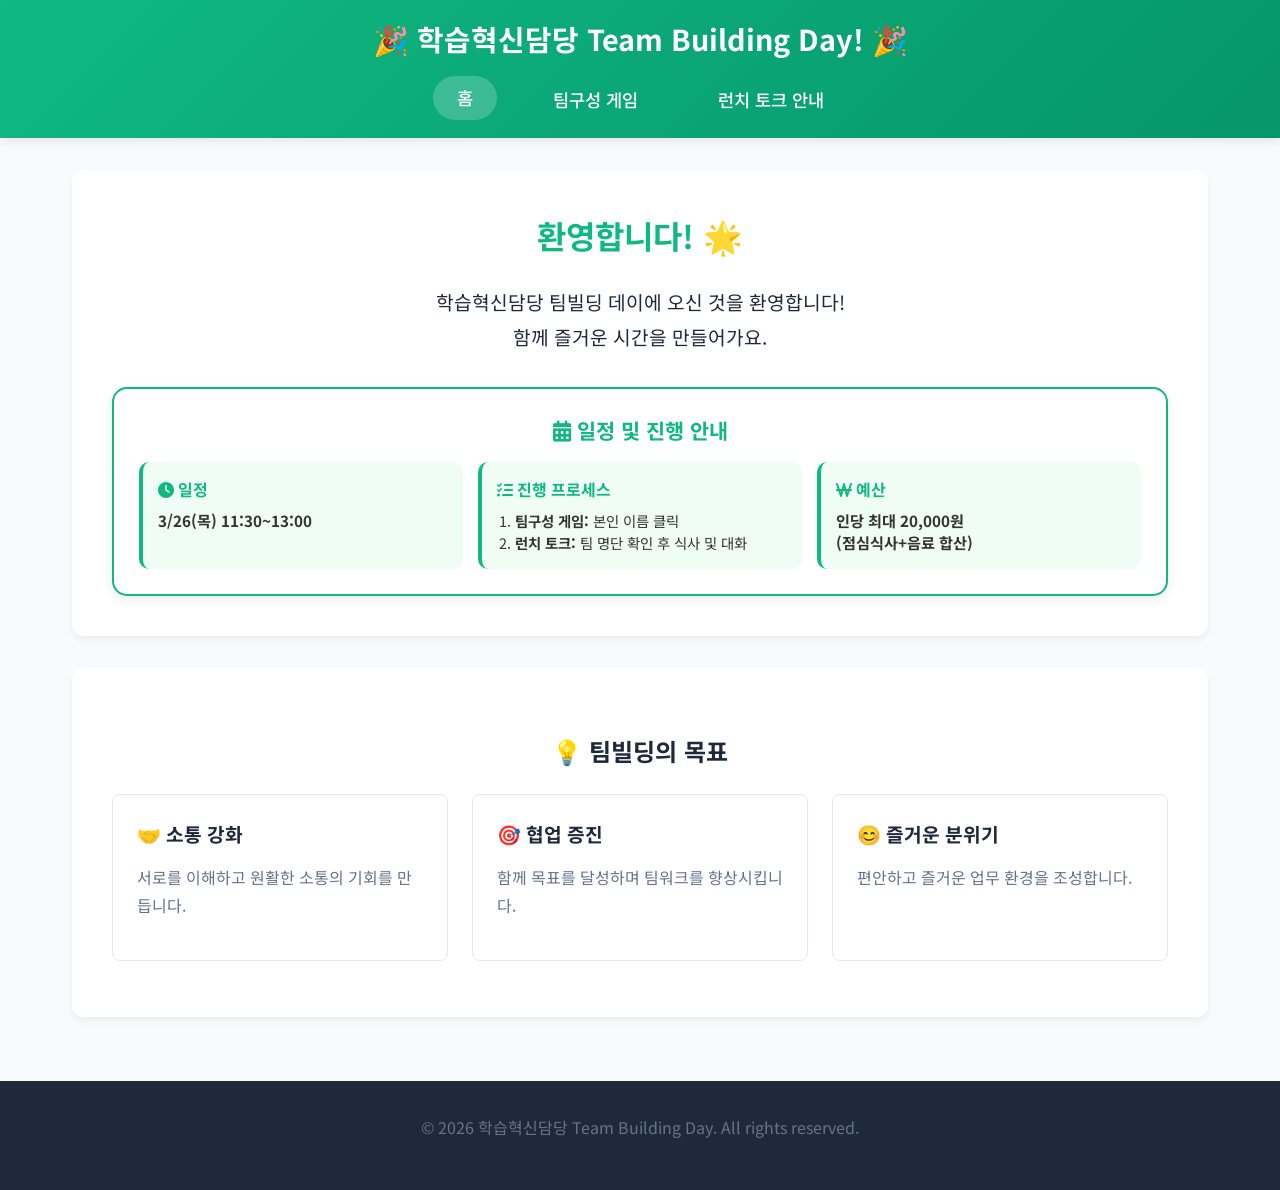
<file: index.html>
<!DOCTYPE html>
<html lang="ko">
<head>
    <meta charset="UTF-8">
    <meta name="viewport" content="width=device-width, initial-scale=1.0">
    <title>학습혁신담당 Team Building Day!</title>
    <link rel="stylesheet" href="css/style.css">
    <link rel="preconnect" href="https://fonts.googleapis.com">
    <link rel="preconnect" href="https://fonts.gstatic.com" crossorigin>
    <link href="https://fonts.googleapis.com/css2?family=Noto+Sans+KR:wght@300;400;500;600;700&display=swap" rel="stylesheet">
    <link rel="stylesheet" href="https://cdnjs.cloudflare.com/ajax/libs/font-awesome/6.5.1/css/all.min.css">
    <style>
        .schedule-grid {
            display: grid;
            grid-template-columns: repeat(3, 1fr);
            gap: 15px;
        }

        .schedule-card {
            background: #f0fdf4;
            padding: 15px;
            border-radius: 10px;
            border-left: 4px solid #10b981;
        }

        .schedule-card h4 {
            color: #10b981;
            margin-bottom: 8px;
            font-size: 1rem;
        }

        .goals-grid {
            grid-template-columns: repeat(3, 1fr);
        }

        /* Mobile Responsive Styles for Home Page */
        @media (max-width: 768px) {
            .schedule-grid {
                grid-template-columns: 1fr;
                gap: 12px;
            }

            .schedule-card {
                padding: 12px;
            }

            .schedule-card h4 {
                font-size: 0.95rem;
            }

            .schedule-card p,
            .schedule-card ol {
                font-size: 0.85rem !important;
            }

            .schedule-card ol li {
                margin-bottom: 4px;
            }

            .goals-grid {
                grid-template-columns: 1fr !important;
            }

            main .container {
                padding: 1.25rem;
            }

            main .container > div {
                padding: 15px !important;
            }

            main .container h3 {
                font-size: 1.1rem !important;
            }
        }

        @media (max-width: 480px) {
            .schedule-card {
                padding: 10px;
            }

            .schedule-card h4 {
                font-size: 0.9rem;
            }

            .schedule-card p,
            .schedule-card ol {
                font-size: 0.8rem !important;
            }

            main .container > div {
                padding: 12px !important;
            }

            main .container h3 {
                font-size: 1rem !important;
            }
        }
    </style>
</head>
<body>
    <header>
        <div class="header-content">
            <h1 class="header-title">🎉 학습혁신담당 Team Building Day! 🎉</h1>
            <nav>
                <ul>
                    <li><a href="index.html">홈</a></li>
                    <li><a href="team-game.html">팀구성 게임</a></li>
                    <li><a href="lunch-talk.html">런치 토크 안내</a></li>
                </ul>
            </nav>
        </div>
    </header>

    <main>
        <div class="container">
            <h1>환영합니다! 🌟</h1>
            <p class="text-center" style="font-size: 1.2rem; color: var(--text-dark); margin-bottom: 2rem;">
                학습혁신담당 팀빌딩 데이에 오신 것을 환영합니다!<br>
                함께 즐거운 시간을 만들어가요.
            </p>

            <div style="background: white; padding: 25px; border-radius: 15px; margin-top: 20px; box-shadow: 0 4px 12px rgba(0,0,0,0.08); border: 2px solid #10b981;">
                <h3 style="color: #10b981; margin-bottom: 15px; font-size: 1.3rem; text-align: center;">
                    <i class="fa-solid fa-calendar-days"></i> 일정 및 진행 안내
                </h3>
                
                <div class="schedule-grid">
                    <div class="schedule-card">
                        <h4 style="color: #10b981; margin-bottom: 8px; font-size: 1rem;">
                            <i class="fa-solid fa-clock"></i> 일정
                        </h4>
                        <p style="font-size: 0.95rem; margin: 0; color: #333; line-height: 1.4;">
                            <strong>3/26(목) 11:30~13:00</strong>
                        </p>
                    </div>

                    <div class="schedule-card">
                        <h4 style="color: #10b981; margin-bottom: 8px; font-size: 1rem;">
                            <i class="fa-solid fa-list-check"></i> 진행 프로세스
                        </h4>
                        <ol style="margin: 0; padding-left: 18px; line-height: 1.5; color: #333; font-size: 0.9rem;">
                            <li><strong>팀구성 게임:</strong> 본인 이름 클릭</li>
                            <li><strong>런치 토크:</strong> 팀 명단 확인 후 식사 및 대화</li>
                        </ol>
                    </div>

                    <div class="schedule-card">
                        <h4 style="color: #10b981; margin-bottom: 8px; font-size: 1rem;">
                            <i class="fa-solid fa-won-sign"></i> 예산
                        </h4>
                        <p style="font-size: 0.95rem; margin: 0; color: #333; line-height: 1.4;">
                            <strong>인당 최대 20,000원<br>(점심식사+음료 합산)</strong>
                        </p>
                    </div>
                </div>
            </div>
        </div>

        <div class="container mt-4">
            <h2 class="text-center">💡 팀빌딩의 목표</h2>
            <div class="card-grid goals-grid">
                <div class="card">
                    <h3>🤝 소통 강화</h3>
                    <p>서로를 이해하고 원활한 소통의 기회를 만듭니다.</p>
                </div>
                <div class="card">
                    <h3>🎯 협업 증진</h3>
                    <p>함께 목표를 달성하며 팀워크를 향상시킵니다.</p>
                </div>
                <div class="card">
                    <h3>😊 즐거운 분위기</h3>
                    <p>편안하고 즐거운 업무 환경을 조성합니다.</p>
                </div>
            </div>
        </div>
    </main>

    <footer>
        <p>&copy; 2026 학습혁신담당 Team Building Day. All rights reserved.</p>
    </footer>

    <script src="js/main.js"></script>
</body>
</html>
</file>
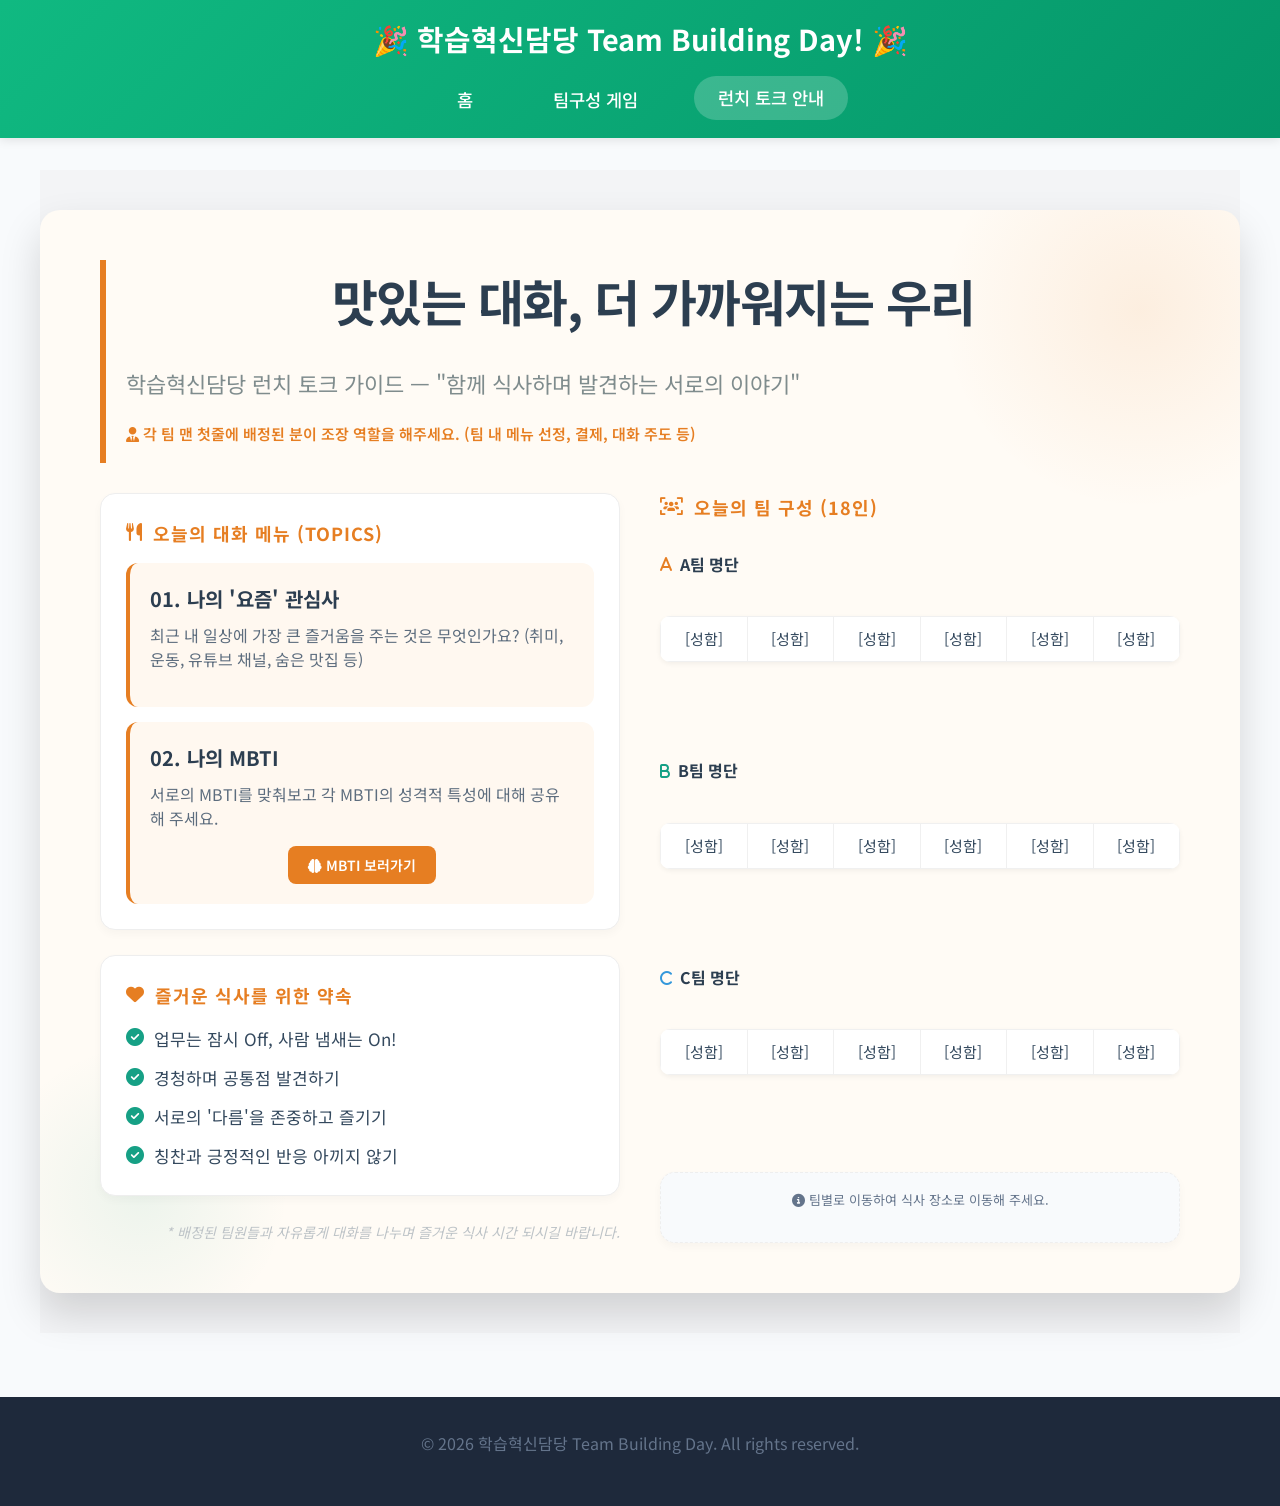
<file: lunch-talk.html>
<!DOCTYPE html>
<html lang="ko">
<head>
    <meta charset="UTF-8">
    <meta name="viewport" content="width=device-width, initial-scale=1.0">
    <title>런치 토크 안내 - Team Building Day</title>
    <link rel="stylesheet" href="css/style.css">
    <link href="https://fonts.googleapis.com/css2?family=Noto+Sans+KR:wght@300;400;500;600;700&display=swap" rel="stylesheet">
    <link rel="preconnect" href="https://fonts.googleapis.com">
    <link rel="preconnect" href="https://fonts.gstatic.com" crossorigin>
    <link href="https://fonts.googleapis.com/css2?family=Arimo:wght@400;700&family=Lato:wght@300;400;700&display=swap" rel="stylesheet">
    <link rel="stylesheet" href="https://cdnjs.cloudflare.com/ajax/libs/font-awesome/6.5.1/css/all.min.css">
    <style>
        /* Additional styles for lunch talk page */
        .lunch-talk-container {
            background-color: #f3f4f6;
            padding: 40px 0;
        }

        /* Slide Container */
        .slide-container {
            max-width: 1280px;
            margin: 0 auto;
            background-color: #fffbf5;
            border-radius: 20px;
            box-shadow: 0 20px 40px rgba(0,0,0,0.15);
            overflow: hidden;
            position: relative;
            display: flex;
            flex-direction: column;
            padding: 50px 60px;
            min-height: 720px;
        }

        /* Abstract Background Elements */
        .slide-container::before {
            content: '';
            position: absolute;
            top: -100px;
            right: -100px;
            width: 400px;
            height: 400px;
            background: radial-gradient(circle, rgba(230, 126, 34, 0.1) 0%, rgba(255, 251, 245, 0) 70%);
            z-index: 0;
        }

        .slide-container::after {
            content: '';
            position: absolute;
            bottom: -50px;
            left: -50px;
            width: 300px;
            height: 300px;
            background: radial-gradient(circle, rgba(22, 160, 133, 0.08) 0%, rgba(255, 251, 245, 0) 70%);
            z-index: 0;
        }

        .slide-container > * {
            position: relative;
            z-index: 1;
        }

        .slide-header {
            margin-bottom: 30px;
            border-left: 6px solid #E67E22;
            padding-left: 20px;
        }

        .slide-title {
            font-size: 50px;
            font-weight: 700;
            color: #2C3E50;
            letter-spacing: -1.5px;
        }

        .slide-subtitle {
            font-size: 22px;
            color: #7F8C8D;
            font-weight: 400;
            margin-top: 5px;
        }

        /* Layout: Main Content Area */
        .content-area {
            display: grid;
            grid-template-columns: 1fr 1fr;
            gap: 40px;
            flex-grow: 1;
        }

        /* Left Side: Topics and Guidelines */
        .left-panel {
            display: flex;
            flex-direction: column;
            gap: 25px;
        }

        .section-box {
            background: #ffffff;
            border: 1px solid #eee;
            border-radius: 15px;
            padding: 25px;
            box-shadow: 0 4px 10px rgba(0,0,0,0.03);
        }

        .section-label {
            font-size: 18px;
            text-transform: uppercase;
            letter-spacing: 1px;
            color: #E67E22;
            font-weight: 700;
            margin-bottom: 15px;
            display: flex;
            align-items: center;
            gap: 10px;
        }

        /* Topics List (Vertical) */
        .topics-list {
            display: flex;
            flex-direction: column;
            gap: 15px;
        }

        .topic-tile {
            background: #fff8f0;
            border-radius: 12px;
            padding: 20px;
            border-left: 4px solid #E67E22;
        }

        .topic-tile h3 {
            font-size: 20px;
            margin-bottom: 8px;
            color: #2C3E50;
        }

        .topic-tile p {
            font-size: 16px;
            line-height: 1.5;
            color: #5D6D7E;
        }

        /* Ground Rules List */
        .rules-list {
            list-style: none;
            display: flex;
            flex-direction: column;
            gap: 12px;
        }

        .rules-list li {
            font-size: 17px;
            display: flex;
            align-items: center;
            gap: 10px;
            color: #34495E;
        }

        .rules-list i {
            color: #16A085;
            font-size: 18px;
        }

        /* Right Side: Team Table (Vertical Stack) */
        .right-panel {
            display: flex;
            flex-direction: column;
            gap: 15px;
            height: 100%;
        }

        .team-container {
            display: flex;
            flex-direction: column;
            gap: 10px;
            flex: 1;
        }

        /* Team Table Styling */
        .team-table {
            width: 100%;
            border-collapse: collapse;
            font-size: 15px;
            background: white;
            border-radius: 10px;
            overflow: hidden;
            box-shadow: 0 2px 5px rgba(0,0,0,0.05);
            table-layout: fixed;
        }

        .team-table th {
            background-color: #2C3E50;
            color: white;
            padding: 10px;
            text-align: center;
            font-weight: 700;
            font-size: 14px;
            width: 25%;
        }

        .team-table td {
            padding: 10px;
            border: 1px solid #f0f0f0;
            text-align: center;
            color: #34495E;
            height: 42px;
        }

        .team-table tr:nth-child(even) {
            background-color: #fcfcfc;
        }

        .footer-note {
            margin-top: auto;
            text-align: right;
            font-size: 14px;
            color: #BDC3C7;
            font-style: italic;
        }

        .team-header-label {
            display: inline-flex;
            align-items: center;
            gap: 8px;
            font-weight: 700;
            color: #2C3E50;
            font-size: 16px;
            margin-bottom: 5px;
        }

        .text-orange-500 { color: #E67E22; }
        .text-green-500 { color: #16A085; }
        .text-blue-500 { color: #3498DB; }

        /* Mobile Responsive Styles */
        @media (max-width: 1024px) {
            .slide-container {
                padding: 30px 40px;
                min-height: auto;
            }

            .slide-title {
                font-size: 36px;
            }

            .slide-subtitle {
                font-size: 18px;
            }

            .content-area {
                grid-template-columns: 1fr;
                gap: 30px;
            }
        }

        @media (max-width: 768px) {
            .lunch-talk-container {
                padding: 20px 10px;
            }

            .slide-container {
                padding: 25px 20px;
                border-radius: 12px;
                min-height: auto;
            }

            .slide-container::before,
            .slide-container::after {
                display: none;
            }

            .slide-header {
                margin-bottom: 20px;
                padding-left: 15px;
                border-left-width: 4px;
            }

            .slide-title {
                font-size: 24px;
                letter-spacing: -0.5px;
            }

            .slide-subtitle {
                font-size: 14px;
                margin-top: 5px;
            }

            .slide-header p {
                font-size: 13px !important;
            }

            .content-area {
                grid-template-columns: 1fr;
                gap: 20px;
            }

            .section-label {
                font-size: 14px;
                padding: 8px 12px;
            }

            .topic-tile h3 {
                font-size: 16px;
            }

            .topic-tile p {
                font-size: 13px;
            }

            .rules-list li {
                font-size: 13px;
                padding: 8px 0;
            }

            .team-header-label {
                font-size: 14px;
            }

            .team-table {
                font-size: 13px;
            }

            .team-table td {
                padding: 8px 4px;
                font-size: 12px;
                height: auto;
            }

            .section-box {
                padding: 15px;
            }
        }

        @media (max-width: 480px) {
            .slide-container {
                padding: 20px 15px;
            }

            .slide-title {
                font-size: 20px;
            }

            .slide-subtitle {
                font-size: 12px;
            }

            .slide-header p {
                font-size: 11px !important;
            }

            .topic-tile h3 {
                font-size: 14px;
            }

            .topic-tile p {
                font-size: 12px;
            }

            .team-table td {
                padding: 6px 2px;
                font-size: 11px;
            }

            .section-label {
                font-size: 13px;
                padding: 6px 10px;
            }
        }
    </style>
</head>
<body>
    <header>
        <div class="header-content">
            <h1 class="header-title">🎉 학습혁신담당 Team Building Day! 🎉</h1>
            <nav>
                <ul>
                    <li><a href="index.html">홈</a></li>
                    <li><a href="team-game.html">팀구성 게임</a></li>
                    <li><a href="lunch-talk.html">런치 토크 안내</a></li>
                </ul>
            </nav>
        </div>
    </header>

    <main class="lunch-talk-container">
        <div class="slide-container" id="slide1">
            <!-- Header Section -->
            <div class="slide-header">
                <h1 class="slide-title">맛있는 대화, 더 가까워지는 우리</h1>
                <p class="slide-subtitle">학습혁신담당 런치 토크 가이드 — "함께 식사하며 발견하는 서로의 이야기"</p>
                <p style="font-size: 15px; color: #E67E22; margin-top: 10px; font-weight: 600;">
                    <i class="fa-solid fa-user-tie" style="color: #E67E22;"></i> 각 팀 맨 첫줄에 배정된 분이 조장 역할을 해주세요. (팀 내 메뉴 선정, 결제, 대화 주도 등)
                </p>
            </div>

            <!-- Main Content Area -->
            <div class="content-area">
                <!-- Left Panel: Conversation Topics and Guide -->
                <div class="left-panel">
                    
                    <!-- Topics Section -->
                    <div class="section-box">
                        <div class="section-label"><i class="fa-solid fa-utensils"></i> 오늘의 대화 메뉴 (Topics)</div>
                        <div class="topics-list">
                            <div class="topic-tile">
                                <h3>01. 나의 '요즘' 관심사</h3>
                                <p>최근 내 일상에 가장 큰 즐거움을 주는 것은 무엇인가요? (취미, 운동, 유튜브 채널, 숨은 맛집 등)</p>
                            </div>
                            <div class="topic-tile">
                                <h3>02. 나의 MBTI</h3>
                                <p>서로의 MBTI를 맞춰보고 각 MBTI의 성격적 특성에 대해 공유해 주세요.</p>
                                <div style="margin-top: 12px; text-align: center;">
                                    <a href="mbti-guide.html" target="_blank" style="display: inline-block; background-color: #E67E22; color: white; padding: 8px 20px; border-radius: 8px; text-decoration: none; font-size: 14px; font-weight: 600; transition: all 0.3s ease;">
                                        <i class="fa-solid fa-brain"></i> MBTI 보러가기
                                    </a>
                                </div>
                            </div>
                        </div>
                    </div>

                    <!-- Ground Rules Section -->
                    <div class="section-box" style="flex-grow: 1;">
                        <div class="section-label"><i class="fa-solid fa-heart"></i> 즐거운 식사를 위한 약속</div>
                        <ul class="rules-list">
                            <li><i class="fa-solid fa-check-circle"></i> 업무는 잠시 Off, 사람 냄새는 On!</li>
                            <li><i class="fa-solid fa-check-circle"></i> 경청하며 공통점 발견하기</li>
                            <li><i class="fa-solid fa-check-circle"></i> 서로의 '다름'을 존중하고 즐기기</li>
                            <li><i class="fa-solid fa-check-circle"></i> 칭찬과 긍정적인 반응 아끼지 않기</li>
                        </ul>
                    </div>

                    <div class="footer-note">
                        * 배정된 팀원들과 자유롭게 대화를 나누며 즐거운 식사 시간 되시길 바랍니다.
                    </div>
                </div>

                <!-- Right Panel: Vertical Team Distribution -->
                <div class="right-panel">
                    <div class="section-label"><i class="fa-solid fa-users-viewfinder"></i> 오늘의 팀 구성 (18인)</div>
                    
                    <!-- Team A -->
                    <div class="team-container">
                        <div class="team-header-label"><i class="fa-solid fa-a text-orange-500"></i> A팀 명단</div>
                        <table class="team-table">
                            <tbody id="teamA-tbody">
                                <tr><td>[성함]</td><td>[성함]</td><td>[성함]</td><td>[성함]</td><td>[성함]</td><td>[성함]</td></tr>
                            </tbody>
                        </table>
                    </div>

                    <!-- Team B -->
                    <div class="team-container">
                        <div class="team-header-label"><i class="fa-solid fa-b text-green-500"></i> B팀 명단</div>
                        <table class="team-table">
                            <tbody id="teamB-tbody">
                                <tr><td>[성함]</td><td>[성함]</td><td>[성함]</td><td>[성함]</td><td>[성함]</td><td>[성함]</td></tr>
                            </tbody>
                        </table>
                    </div>

                    <!-- Team C -->
                    <div class="team-container">
                        <div class="team-header-label"><i class="fa-solid fa-c text-blue-500"></i> C팀 명단</div>
                        <table class="team-table">
                            <tbody id="teamC-tbody">
                                <tr><td>[성함]</td><td>[성함]</td><td>[성함]</td><td>[성함]</td><td>[성함]</td><td>[성함]</td></tr>
                            </tbody>
                        </table>
                    </div>

                    <!-- Additional Space for Notes or Custom Grouping -->
                    <div class="section-box" style="padding: 15px; background-color: #f8fafc; border-style: dashed;">
                        <p style="font-size: 13px; color: #64748b; text-align: center;">
                            <i class="fa-solid fa-info-circle mr-1"></i> 팀별로 이동하여 식사 장소로 이동해 주세요.
                        </p>
                    </div>
                </div>
            </div>
        </div>
    </main>

    <footer>
        <p>&copy; 2026 학습혁신담당 Team Building Day. All rights reserved.</p>
    </footer>

    <script src="js/main.js"></script>
    <script>
        // Load team data from localStorage and display
        document.addEventListener('DOMContentLoaded', function() {
            loadTeamData();
        });

        function loadTeamData() {
            const teamData = localStorage.getItem('lunchTalkTeams');
            
            if (!teamData) {
                console.log('No team data found');
                return;
            }

            try {
                const teams = JSON.parse(teamData);
                
                // Update Team A
                if (teams[0] && teams[0].length > 0) {
                    updateTeamTable('teamA-tbody', teams[0]);
                }
                
                // Update Team B
                if (teams[1] && teams[1].length > 0) {
                    updateTeamTable('teamB-tbody', teams[1]);
                }
                
                // Update Team C
                if (teams[2] && teams[2].length > 0) {
                    updateTeamTable('teamC-tbody', teams[2]);
                }
            } catch (e) {
                console.error('Error loading team data:', e);
            }
        }

        function updateTeamTable(tbodyId, members) {
            const tbody = document.getElementById(tbodyId);
            if (!tbody) return;

            // Create cells for 6 members (first member is the leader)
            const cells = [];
            for (let i = 0; i < 6; i++) {
                if (members[i]) {
                    cells.push(`<td>${members[i].name}</td>`);
                } else {
                    cells.push(`<td>[성함]</td>`);
                }
            }

            tbody.innerHTML = `<tr>${cells.join('')}</tr>`;
        }
    </script>
</body>
</html>
</file>
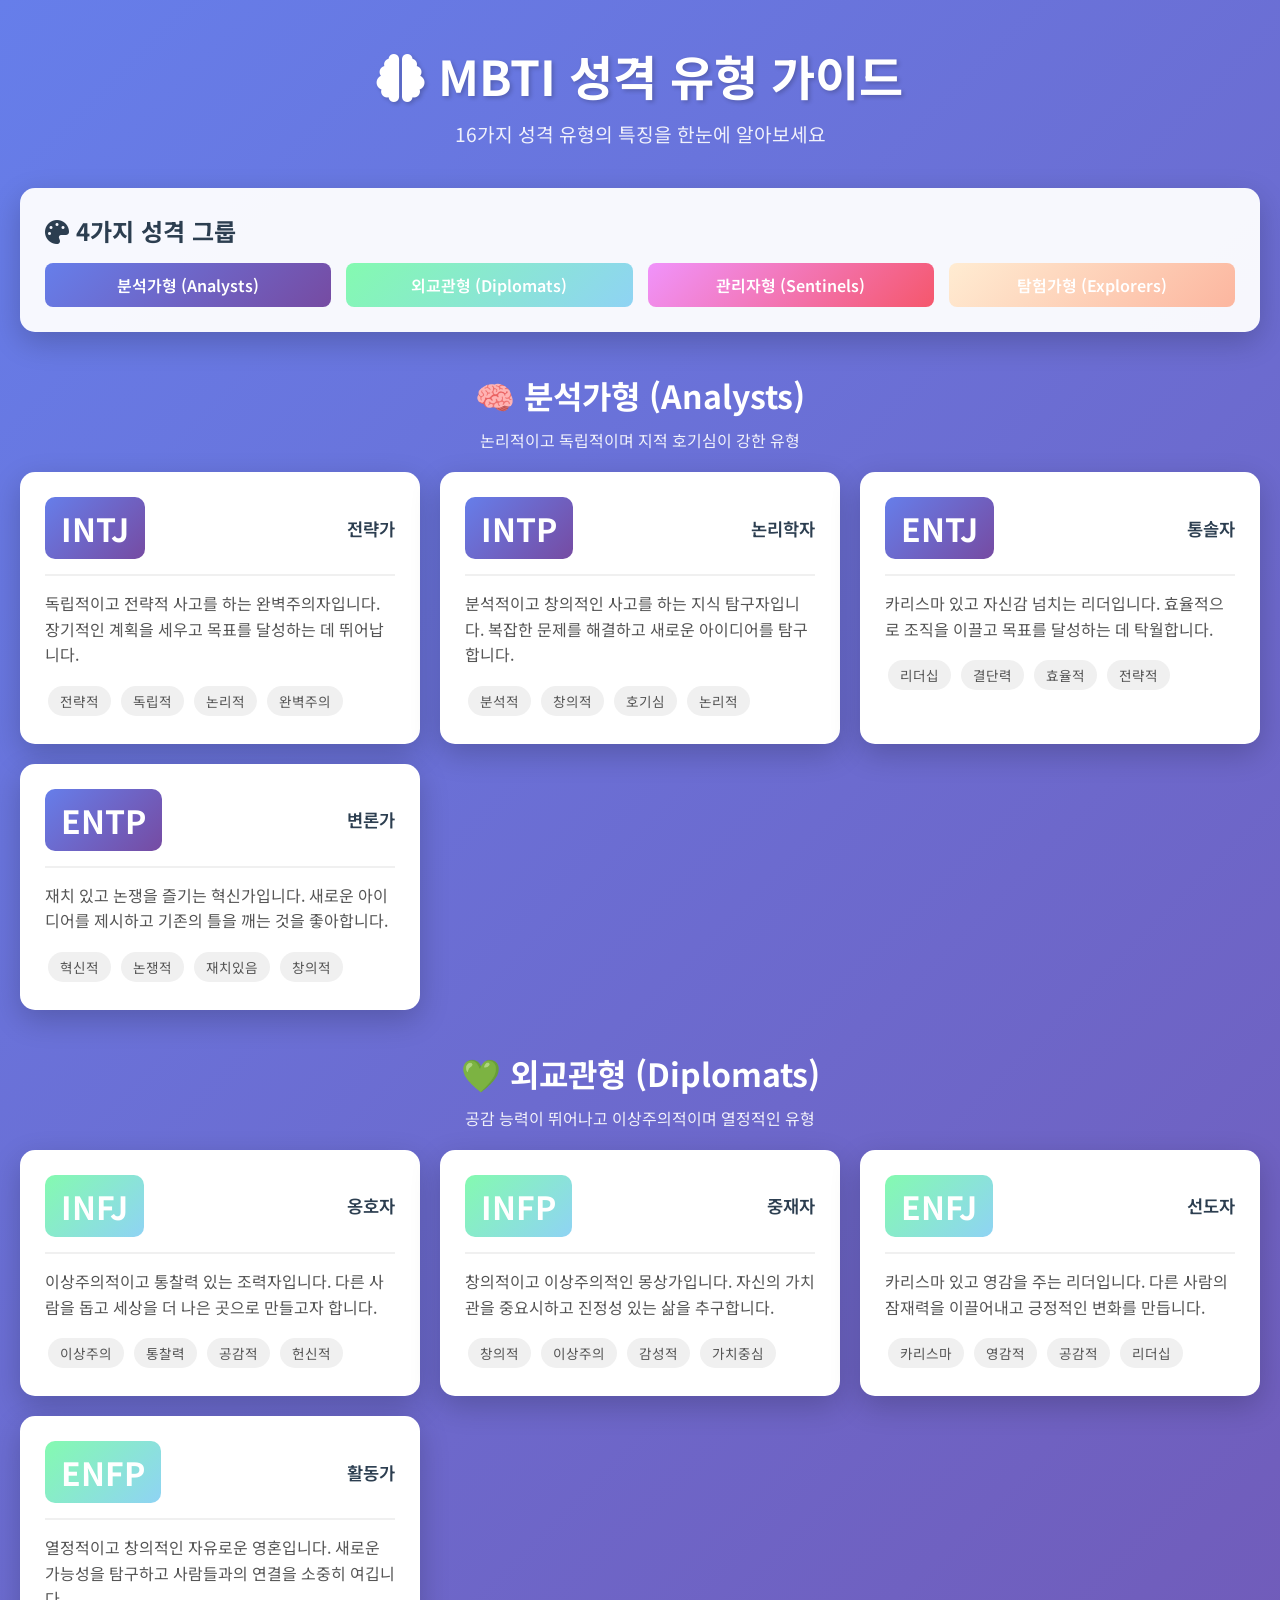
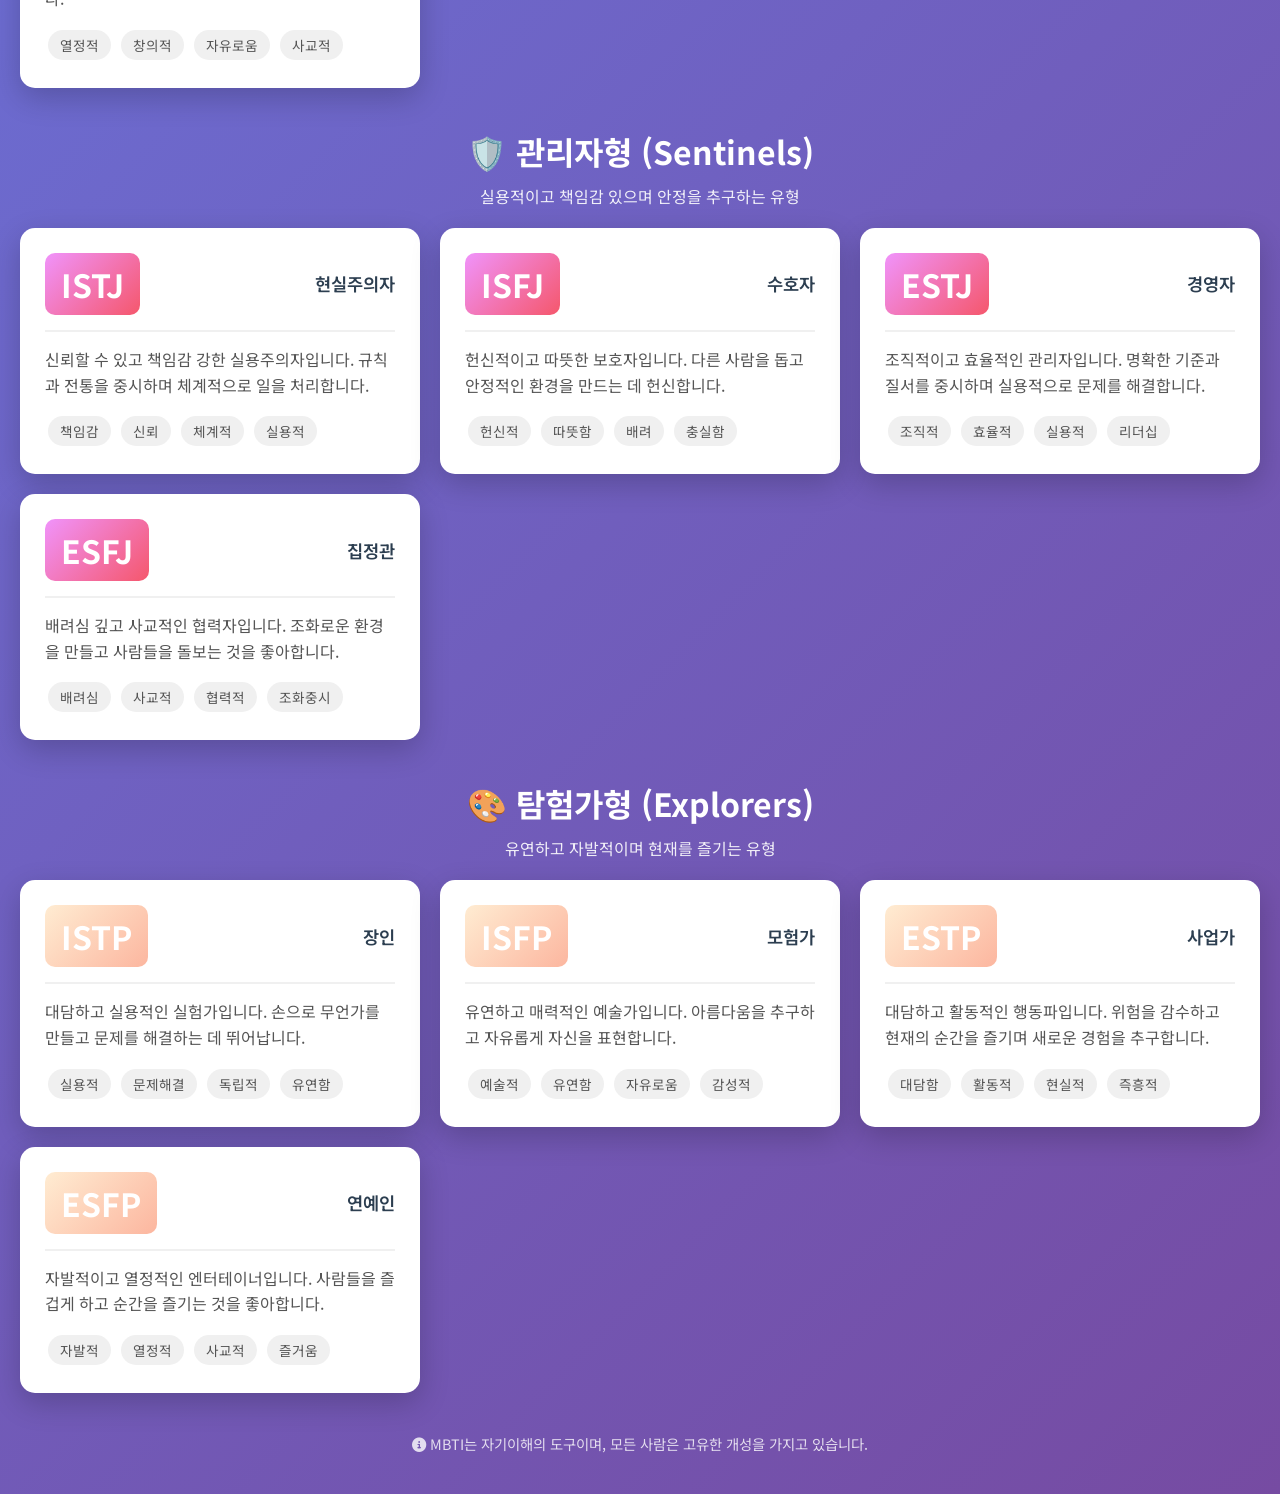
<file: mbti-guide.html>
<!DOCTYPE html>
<html lang="ko">
<head>
    <meta charset="UTF-8">
    <meta name="viewport" content="width=device-width, initial-scale=1.0">
    <title>MBTI 성격 유형 가이드</title>
    <link href="https://fonts.googleapis.com/css2?family=Noto+Sans+KR:wght@300;400;600;700&display=swap" rel="stylesheet">
    <link rel="stylesheet" href="https://cdnjs.cloudflare.com/ajax/libs/font-awesome/6.5.1/css/all.min.css">
    <style>
        * {
            margin: 0;
            padding: 0;
            box-sizing: border-box;
        }

        body {
            font-family: 'Noto Sans KR', sans-serif;
            background: linear-gradient(135deg, #667eea 0%, #764ba2 100%);
            min-height: 100vh;
            padding: 40px 20px;
        }

        .container {
            max-width: 1400px;
            margin: 0 auto;
        }

        .header {
            text-align: center;
            color: white;
            margin-bottom: 40px;
        }

        .header h1 {
            font-size: 3rem;
            margin-bottom: 10px;
            text-shadow: 2px 2px 4px rgba(0,0,0,0.2);
        }

        .header p {
            font-size: 1.2rem;
            opacity: 0.9;
        }

        .mbti-grid {
            display: grid;
            grid-template-columns: repeat(auto-fit, minmax(300px, 1fr));
            gap: 20px;
            margin-bottom: 40px;
        }

        .mbti-card {
            background: white;
            border-radius: 15px;
            padding: 25px;
            box-shadow: 0 10px 30px rgba(0,0,0,0.2);
            transition: all 0.3s ease;
            cursor: pointer;
        }

        .mbti-card:hover {
            transform: translateY(-5px);
            box-shadow: 0 15px 40px rgba(0,0,0,0.3);
        }

        .mbti-header {
            display: flex;
            align-items: center;
            justify-content: space-between;
            margin-bottom: 15px;
            padding-bottom: 15px;
            border-bottom: 2px solid #f0f0f0;
        }

        .mbti-type {
            font-size: 2rem;
            font-weight: 700;
            color: white;
            padding: 8px 16px;
            border-radius: 10px;
            display: inline-block;
        }

        .mbti-nickname {
            font-size: 1.1rem;
            font-weight: 600;
            color: #2c3e50;
        }

        .mbti-description {
            color: #555;
            line-height: 1.6;
            margin-bottom: 15px;
        }

        .mbti-traits {
            margin-top: 15px;
        }

        .trait-tag {
            display: inline-block;
            background: #f0f0f0;
            padding: 5px 12px;
            border-radius: 15px;
            font-size: 0.85rem;
            margin: 3px;
            color: #555;
        }

        /* 색상별 스타일 */
        .analyst { background: linear-gradient(135deg, #667eea 0%, #764ba2 100%); }
        .diplomat { background: linear-gradient(135deg, #84fab0 0%, #8fd3f4 100%); }
        .sentinel { background: linear-gradient(135deg, #f093fb 0%, #f5576c 100%); }
        .explorer { background: linear-gradient(135deg, #ffecd2 0%, #fcb69f 100%); }

        .category-header {
            text-align: center;
            margin: 40px 0 20px 0;
            color: white;
        }

        .category-header h2 {
            font-size: 2rem;
            margin-bottom: 10px;
        }

        .category-header p {
            opacity: 0.9;
        }

        .legend {
            background: rgba(255,255,255,0.95);
            border-radius: 15px;
            padding: 25px;
            margin-bottom: 40px;
            box-shadow: 0 10px 30px rgba(0,0,0,0.2);
        }

        .legend h3 {
            color: #2c3e50;
            margin-bottom: 15px;
            font-size: 1.5rem;
        }

        .legend-grid {
            display: grid;
            grid-template-columns: repeat(auto-fit, minmax(200px, 1fr));
            gap: 15px;
        }

        .legend-item {
            padding: 10px;
            border-radius: 8px;
            color: white;
            font-weight: 600;
            text-align: center;
        }

        @media (max-width: 768px) {
            body {
                padding: 20px 10px;
            }

            .header h1 {
                font-size: 1.8rem;
            }

            .header p {
                font-size: 1rem;
            }

            .mbti-grid {
                grid-template-columns: 1fr;
                gap: 15px;
            }

            .mbti-card {
                padding: 20px;
            }

            .mbti-type {
                font-size: 1.5rem;
                padding: 6px 12px;
            }

            .mbti-nickname {
                font-size: 1rem;
            }

            .mbti-description {
                font-size: 0.9rem;
            }

            .trait-tag {
                font-size: 0.75rem;
                padding: 4px 8px;
            }

            .legend-item span:first-child {
                font-size: 1rem;
            }

            .legend-item span:last-child {
                font-size: 0.85rem;
            }
        }

        @media (max-width: 480px) {
            .header h1 {
                font-size: 1.5rem;
            }

            .header p {
                font-size: 0.9rem;
            }

            .mbti-card {
                padding: 15px;
            }

            .mbti-type {
                font-size: 1.3rem;
            }

            .mbti-header {
                flex-direction: column;
                align-items: flex-start;
                gap: 10px;
            }
        }

        /* 모달 스타일 */
        .modal {
            display: none;
            position: fixed;
            top: 0;
            left: 0;
            width: 100%;
            height: 100%;
            background: rgba(0, 0, 0, 0.7);
            z-index: 1000;
            align-items: center;
            justify-content: center;
            animation: fadeIn 0.3s ease;
        }

        .modal.active {
            display: flex;
        }

        .modal-content {
            background: white;
            border-radius: 20px;
            max-width: 700px;
            width: 90%;
            max-height: 85vh;
            overflow-y: auto;
            position: relative;
            animation: slideUp 0.3s ease;
            box-shadow: 0 20px 60px rgba(0,0,0,0.3);
        }

        @keyframes fadeIn {
            from { opacity: 0; }
            to { opacity: 1; }
        }

        @keyframes slideUp {
            from { 
                transform: translateY(50px);
                opacity: 0;
            }
            to { 
                transform: translateY(0);
                opacity: 1;
            }
        }

        .modal-header {
            padding: 30px;
            border-bottom: 2px solid #f0f0f0;
            position: relative;
        }

        .modal-close {
            position: absolute;
            top: 20px;
            right: 20px;
            background: #f0f0f0;
            border: none;
            width: 40px;
            height: 40px;
            border-radius: 50%;
            font-size: 1.5rem;
            cursor: pointer;
            transition: all 0.3s ease;
            display: flex;
            align-items: center;
            justify-content: center;
            color: #666;
        }

        .modal-close:hover {
            background: #e0e0e0;
            transform: rotate(90deg);
        }

        .modal-body {
            padding: 30px;
        }

        .strengths-weaknesses-grid {
            display: grid;
            grid-template-columns: 1fr 1fr;
            gap: 20px;
            margin-bottom: 25px;
        }

        .detail-section {
            margin-bottom: 25px;
        }

        .detail-section h3 {
            color: #2c3e50;
            font-size: 1.3rem;
            margin-bottom: 12px;
            display: flex;
            align-items: center;
            gap: 10px;
        }

        .detail-section.strengths h3 {
            color: #10b981;
        }

        .detail-section.weaknesses h3 {
            color: #ef4444;
        }

        .detail-section ul {
            list-style: none;
            padding: 0;
        }

        .detail-section li {
            padding: 8px 0;
            padding-left: 25px;
            position: relative;
            color: #555;
            line-height: 1.6;
        }

        .detail-section.strengths li::before {
            content: "✓";
            position: absolute;
            left: 0;
            color: #10b981;
            font-weight: bold;
            font-size: 1.3rem;
        }

        .detail-section.weaknesses li::before {
            content: "✗";
            position: absolute;
            left: 0;
            color: #ef4444;
            font-weight: bold;
            font-size: 1.3rem;
        }

        .detail-section.full-width {
            grid-column: 1 / -1;
        }

        .detail-section.full-width li::before {
            content: "•";
            color: #667eea;
        }

        @media (max-width: 768px) {
            .strengths-weaknesses-grid {
                grid-template-columns: 1fr;
                gap: 15px;
            }
        }

        .modal-type-badge {
            display: inline-block;
            font-size: 2.5rem;
            font-weight: 700;
            color: white;
            padding: 12px 24px;
            border-radius: 15px;
            margin-bottom: 10px;
        }

        .modal-nickname {
            font-size: 1.5rem;
            font-weight: 600;
            color: #2c3e50;
            margin-bottom: 5px;
        }

        .compatibility-tags {
            display: flex;
            flex-wrap: wrap;
            gap: 8px;
            margin-top: 10px;
        }

        .compatibility-tag {
            background: #e8f5e9;
            color: #2e7d32;
            padding: 6px 14px;
            border-radius: 20px;
            font-size: 0.9rem;
            font-weight: 600;
        }

        .compatibility-tag.bad {
            background: #ffebee;
            color: #c62828;
        }
    </style>
</head>
<body>
    <div class="container">
        <div class="header">
            <h1><i class="fa-solid fa-brain"></i> MBTI 성격 유형 가이드</h1>
            <p>16가지 성격 유형의 특징을 한눈에 알아보세요</p>
        </div>

        <div class="legend">
            <h3><i class="fa-solid fa-palette"></i> 4가지 성격 그룹</h3>
            <div class="legend-grid">
                <div class="legend-item analyst">분석가형 (Analysts)</div>
                <div class="legend-item diplomat">외교관형 (Diplomats)</div>
                <div class="legend-item sentinel">관리자형 (Sentinels)</div>
                <div class="legend-item explorer">탐험가형 (Explorers)</div>
            </div>
        </div>

        <!-- 분석가형 (Analysts) -->
        <div class="category-header">
            <h2>🧠 분석가형 (Analysts)</h2>
            <p>논리적이고 독립적이며 지적 호기심이 강한 유형</p>
        </div>
        <div class="mbti-grid">
            <div class="mbti-card">
                <div class="mbti-header">
                    <span class="mbti-type analyst">INTJ</span>
                    <span class="mbti-nickname">전략가</span>
                </div>
                <div class="mbti-description">
                    독립적이고 전략적 사고를 하는 완벽주의자입니다. 장기적인 계획을 세우고 목표를 달성하는 데 뛰어납니다.
                </div>
                <div class="mbti-traits">
                    <span class="trait-tag">전략적</span>
                    <span class="trait-tag">독립적</span>
                    <span class="trait-tag">논리적</span>
                    <span class="trait-tag">완벽주의</span>
                </div>
            </div>

            <div class="mbti-card">
                <div class="mbti-header">
                    <span class="mbti-type analyst">INTP</span>
                    <span class="mbti-nickname">논리학자</span>
                </div>
                <div class="mbti-description">
                    분석적이고 창의적인 사고를 하는 지식 탐구자입니다. 복잡한 문제를 해결하고 새로운 아이디어를 탐구합니다.
                </div>
                <div class="mbti-traits">
                    <span class="trait-tag">분석적</span>
                    <span class="trait-tag">창의적</span>
                    <span class="trait-tag">호기심</span>
                    <span class="trait-tag">논리적</span>
                </div>
            </div>

            <div class="mbti-card">
                <div class="mbti-header">
                    <span class="mbti-type analyst">ENTJ</span>
                    <span class="mbti-nickname">통솔자</span>
                </div>
                <div class="mbti-description">
                    카리스마 있고 자신감 넘치는 리더입니다. 효율적으로 조직을 이끌고 목표를 달성하는 데 탁월합니다.
                </div>
                <div class="mbti-traits">
                    <span class="trait-tag">리더십</span>
                    <span class="trait-tag">결단력</span>
                    <span class="trait-tag">효율적</span>
                    <span class="trait-tag">전략적</span>
                </div>
            </div>

            <div class="mbti-card">
                <div class="mbti-header">
                    <span class="mbti-type analyst">ENTP</span>
                    <span class="mbti-nickname">변론가</span>
                </div>
                <div class="mbti-description">
                    재치 있고 논쟁을 즐기는 혁신가입니다. 새로운 아이디어를 제시하고 기존의 틀을 깨는 것을 좋아합니다.
                </div>
                <div class="mbti-traits">
                    <span class="trait-tag">혁신적</span>
                    <span class="trait-tag">논쟁적</span>
                    <span class="trait-tag">재치있음</span>
                    <span class="trait-tag">창의적</span>
                </div>
            </div>
        </div>

        <!-- 외교관형 (Diplomats) -->
        <div class="category-header">
            <h2>💚 외교관형 (Diplomats)</h2>
            <p>공감 능력이 뛰어나고 이상주의적이며 열정적인 유형</p>
        </div>
        <div class="mbti-grid">
            <div class="mbti-card">
                <div class="mbti-header">
                    <span class="mbti-type diplomat">INFJ</span>
                    <span class="mbti-nickname">옹호자</span>
                </div>
                <div class="mbti-description">
                    이상주의적이고 통찰력 있는 조력자입니다. 다른 사람을 돕고 세상을 더 나은 곳으로 만들고자 합니다.
                </div>
                <div class="mbti-traits">
                    <span class="trait-tag">이상주의</span>
                    <span class="trait-tag">통찰력</span>
                    <span class="trait-tag">공감적</span>
                    <span class="trait-tag">헌신적</span>
                </div>
            </div>

            <div class="mbti-card">
                <div class="mbti-header">
                    <span class="mbti-type diplomat">INFP</span>
                    <span class="mbti-nickname">중재자</span>
                </div>
                <div class="mbti-description">
                    창의적이고 이상주의적인 몽상가입니다. 자신의 가치관을 중요시하고 진정성 있는 삶을 추구합니다.
                </div>
                <div class="mbti-traits">
                    <span class="trait-tag">창의적</span>
                    <span class="trait-tag">이상주의</span>
                    <span class="trait-tag">감성적</span>
                    <span class="trait-tag">가치중심</span>
                </div>
            </div>

            <div class="mbti-card">
                <div class="mbti-header">
                    <span class="mbti-type diplomat">ENFJ</span>
                    <span class="mbti-nickname">선도자</span>
                </div>
                <div class="mbti-description">
                    카리스마 있고 영감을 주는 리더입니다. 다른 사람의 잠재력을 이끌어내고 긍정적인 변화를 만듭니다.
                </div>
                <div class="mbti-traits">
                    <span class="trait-tag">카리스마</span>
                    <span class="trait-tag">영감적</span>
                    <span class="trait-tag">공감적</span>
                    <span class="trait-tag">리더십</span>
                </div>
            </div>

            <div class="mbti-card">
                <div class="mbti-header">
                    <span class="mbti-type diplomat">ENFP</span>
                    <span class="mbti-nickname">활동가</span>
                </div>
                <div class="mbti-description">
                    열정적이고 창의적인 자유로운 영혼입니다. 새로운 가능성을 탐구하고 사람들과의 연결을 소중히 여깁니다.
                </div>
                <div class="mbti-traits">
                    <span class="trait-tag">열정적</span>
                    <span class="trait-tag">창의적</span>
                    <span class="trait-tag">자유로움</span>
                    <span class="trait-tag">사교적</span>
                </div>
            </div>
        </div>

        <!-- 관리자형 (Sentinels) -->
        <div class="category-header">
            <h2>🛡️ 관리자형 (Sentinels)</h2>
            <p>실용적이고 책임감 있으며 안정을 추구하는 유형</p>
        </div>
        <div class="mbti-grid">
            <div class="mbti-card">
                <div class="mbti-header">
                    <span class="mbti-type sentinel">ISTJ</span>
                    <span class="mbti-nickname">현실주의자</span>
                </div>
                <div class="mbti-description">
                    신뢰할 수 있고 책임감 강한 실용주의자입니다. 규칙과 전통을 중시하며 체계적으로 일을 처리합니다.
                </div>
                <div class="mbti-traits">
                    <span class="trait-tag">책임감</span>
                    <span class="trait-tag">신뢰</span>
                    <span class="trait-tag">체계적</span>
                    <span class="trait-tag">실용적</span>
                </div>
            </div>

            <div class="mbti-card">
                <div class="mbti-header">
                    <span class="mbti-type sentinel">ISFJ</span>
                    <span class="mbti-nickname">수호자</span>
                </div>
                <div class="mbti-description">
                    헌신적이고 따뜻한 보호자입니다. 다른 사람을 돕고 안정적인 환경을 만드는 데 헌신합니다.
                </div>
                <div class="mbti-traits">
                    <span class="trait-tag">헌신적</span>
                    <span class="trait-tag">따뜻함</span>
                    <span class="trait-tag">배려</span>
                    <span class="trait-tag">충실함</span>
                </div>
            </div>

            <div class="mbti-card">
                <div class="mbti-header">
                    <span class="mbti-type sentinel">ESTJ</span>
                    <span class="mbti-nickname">경영자</span>
                </div>
                <div class="mbti-description">
                    조직적이고 효율적인 관리자입니다. 명확한 기준과 질서를 중시하며 실용적으로 문제를 해결합니다.
                </div>
                <div class="mbti-traits">
                    <span class="trait-tag">조직적</span>
                    <span class="trait-tag">효율적</span>
                    <span class="trait-tag">실용적</span>
                    <span class="trait-tag">리더십</span>
                </div>
            </div>

            <div class="mbti-card">
                <div class="mbti-header">
                    <span class="mbti-type sentinel">ESFJ</span>
                    <span class="mbti-nickname">집정관</span>
                </div>
                <div class="mbti-description">
                    배려심 깊고 사교적인 협력자입니다. 조화로운 환경을 만들고 사람들을 돌보는 것을 좋아합니다.
                </div>
                <div class="mbti-traits">
                    <span class="trait-tag">배려심</span>
                    <span class="trait-tag">사교적</span>
                    <span class="trait-tag">협력적</span>
                    <span class="trait-tag">조화중시</span>
                </div>
            </div>
        </div>

        <!-- 탐험가형 (Explorers) -->
        <div class="category-header">
            <h2>🎨 탐험가형 (Explorers)</h2>
            <p>유연하고 자발적이며 현재를 즐기는 유형</p>
        </div>
        <div class="mbti-grid">
            <div class="mbti-card">
                <div class="mbti-header">
                    <span class="mbti-type explorer">ISTP</span>
                    <span class="mbti-nickname">장인</span>
                </div>
                <div class="mbti-description">
                    대담하고 실용적인 실험가입니다. 손으로 무언가를 만들고 문제를 해결하는 데 뛰어납니다.
                </div>
                <div class="mbti-traits">
                    <span class="trait-tag">실용적</span>
                    <span class="trait-tag">문제해결</span>
                    <span class="trait-tag">독립적</span>
                    <span class="trait-tag">유연함</span>
                </div>
            </div>

            <div class="mbti-card">
                <div class="mbti-header">
                    <span class="mbti-type explorer">ISFP</span>
                    <span class="mbti-nickname">모험가</span>
                </div>
                <div class="mbti-description">
                    유연하고 매력적인 예술가입니다. 아름다움을 추구하고 자유롭게 자신을 표현합니다.
                </div>
                <div class="mbti-traits">
                    <span class="trait-tag">예술적</span>
                    <span class="trait-tag">유연함</span>
                    <span class="trait-tag">자유로움</span>
                    <span class="trait-tag">감성적</span>
                </div>
            </div>

            <div class="mbti-card">
                <div class="mbti-header">
                    <span class="mbti-type explorer">ESTP</span>
                    <span class="mbti-nickname">사업가</span>
                </div>
                <div class="mbti-description">
                    대담하고 활동적인 행동파입니다. 위험을 감수하고 현재의 순간을 즐기며 새로운 경험을 추구합니다.
                </div>
                <div class="mbti-traits">
                    <span class="trait-tag">대담함</span>
                    <span class="trait-tag">활동적</span>
                    <span class="trait-tag">현실적</span>
                    <span class="trait-tag">즉흥적</span>
                </div>
            </div>

            <div class="mbti-card">
                <div class="mbti-header">
                    <span class="mbti-type explorer">ESFP</span>
                    <span class="mbti-nickname">연예인</span>
                </div>
                <div class="mbti-description">
                    자발적이고 열정적인 엔터테이너입니다. 사람들을 즐겁게 하고 순간을 즐기는 것을 좋아합니다.
                </div>
                <div class="mbti-traits">
                    <span class="trait-tag">자발적</span>
                    <span class="trait-tag">열정적</span>
                    <span class="trait-tag">사교적</span>
                    <span class="trait-tag">즐거움</span>
                </div>
            </div>
        </div>

        <div style="text-align: center; margin-top: 40px; color: white;">
            <p style="font-size: 0.9rem; opacity: 0.8;">
                <i class="fa-solid fa-info-circle"></i> MBTI는 자기이해의 도구이며, 모든 사람은 고유한 개성을 가지고 있습니다.
            </p>
        </div>
    </div>

    <!-- 모달 -->
    <div id="mbtiModal" class="modal">
        <div class="modal-content">
            <div class="modal-header">
                <button class="modal-close" onclick="closeModal()">×</button>
                <div id="modalHeaderContent"></div>
            </div>
            <div class="modal-body" id="modalBodyContent"></div>
        </div>
    </div>

    <script>
        const mbtiDetails = {
            'INTJ': {
                nickname: '전략가',
                category: 'analyst',
                description: '독립적이고 전략적 사고를 하는 완벽주의자',
                strengths: [
                    '논리적이고 분석적인 사고',
                    '장기적인 계획 수립에 탁월',
                    '독립적이고 자기주도적',
                    '높은 기준과 목표 지향적',
                    '복잡한 문제 해결 능력'
                ],
                weaknesses: [
                    '타인의 감정에 둔감할 수 있음',
                    '완벽주의로 인한 스트레스',
                    '사교성 부족',
                    '비판적인 태도'
                ],
                career: ['과학자', '엔지니어', '전략 컨설턴트', '프로그래머', '교수'],
                compatibility: ['ENFP', 'ENTP', 'INFJ']
            },
            'INTP': {
                nickname: '논리학자',
                category: 'analyst',
                description: '분석적이고 창의적인 사고를 하는 지식 탐구자',
                strengths: [
                    '뛰어난 논리적 분석 능력',
                    '창의적이고 혁신적인 아이디어',
                    '객관적이고 공정한 판단',
                    '지적 호기심이 강함',
                    '독립적인 사고'
                ],
                weaknesses: [
                    '실행력 부족',
                    '감정 표현의 어려움',
                    '일상적인 일 처리 어려움',
                    '타인과의 소통 부족'
                ],
                career: ['연구원', '프로그래머', '수학자', '철학자', '건축가'],
                compatibility: ['ENTJ', 'ENFP', 'INFJ']
            },
            'ENTJ': {
                nickname: '통솔자',
                category: 'analyst',
                description: '카리스마 있고 자신감 넘치는 타고난 리더',
                strengths: [
                    '강력한 리더십',
                    '효율적인 조직 관리',
                    '빠른 의사결정',
                    '목표 지향적',
                    '전략적 사고'
                ],
                weaknesses: [
                    '고집이 세고 융통성 부족',
                    '타인의 감정 무시',
                    '지나친 경쟁심',
                    '권위적인 태도'
                ],
                career: ['CEO', '변호사', '경영 컨설턴트', '정치인', '군인'],
                compatibility: ['INTP', 'INFP', 'ENFP']
            },
            'ENTP': {
                nickname: '변론가',
                category: 'analyst',
                description: '재치 있고 논쟁을 즐기는 혁신가',
                strengths: [
                    '빠른 사고와 재치',
                    '혁신적인 아이디어 창출',
                    '뛰어난 토론 능력',
                    '적응력이 뛰어남',
                    '도전적이고 모험적'
                ],
                weaknesses: [
                    '집중력 부족',
                    '논쟁적인 성향',
                    '실행력 부족',
                    '타인 감정 고려 부족'
                ],
                career: ['기업가', '변호사', '마케터', '작가', '발명가'],
                compatibility: ['INFJ', 'INTJ', 'ENFP']
            },
            'INFJ': {
                nickname: '옹호자',
                category: 'diplomat',
                description: '이상주의적이고 통찰력 있는 조력자',
                strengths: [
                    '깊은 통찰력과 직관',
                    '타인에 대한 깊은 이해',
                    '이상을 실현하는 실행력',
                    '헌신적이고 책임감 강함',
                    '창의적인 문제 해결'
                ],
                weaknesses: [
                    '완벽주의 성향',
                    '쉽게 상처받음',
                    '지나친 이상주의',
                    '번아웃 위험'
                ],
                career: ['상담사', '작가', '교사', '사회복지사', '예술가'],
                compatibility: ['ENFP', 'ENTP', 'INTJ']
            },
            'INFP': {
                nickname: '중재자',
                category: 'diplomat',
                description: '창의적이고 이상주의적인 몽상가',
                strengths: [
                    '강한 가치관과 신념',
                    '뛰어난 창의력',
                    '공감 능력이 뛰어남',
                    '진정성 있는 태도',
                    '개방적인 사고'
                ],
                weaknesses: [
                    '지나치게 이상주의적',
                    '현실 감각 부족',
                    '비판에 민감함',
                    '우유부단함'
                ],
                career: ['작가', '예술가', '심리학자', '상담사', '사회운동가'],
                compatibility: ['ENFJ', 'ENTJ', 'ENFP']
            },
            'ENFJ': {
                nickname: '선도자',
                category: 'diplomat',
                description: '카리스마 있고 영감을 주는 리더',
                strengths: [
                    '뛰어난 소통 능력',
                    '타인을 이끄는 리더십',
                    '공감과 배려심',
                    '열정적이고 긍정적',
                    '조직력이 뛰어남'
                ],
                weaknesses: [
                    '타인의 평가에 민감',
                    '자신을 희생하는 경향',
                    '지나친 이상주의',
                    '결정을 내리기 어려움'
                ],
                career: ['교사', '상담사', '정치인', 'HR 전문가', '코치'],
                compatibility: ['INFP', 'ISFP', 'INFJ']
            },
            'ENFP': {
                nickname: '활동가',
                category: 'diplomat',
                description: '열정적이고 창의적인 자유로운 영혼',
                strengths: [
                    '뛰어난 소통 능력',
                    '창의적이고 혁신적',
                    '열정과 에너지 넘침',
                    '개방적이고 유연함',
                    '긍정적인 태도'
                ],
                weaknesses: [
                    '집중력 부족',
                    '계획 실행 어려움',
                    '쉽게 지루함',
                    '감정 기복'
                ],
                career: ['마케터', '작가', '배우', '상담사', '기업가'],
                compatibility: ['INTJ', 'INFJ', 'ENTJ']
            },
            'ISTJ': {
                nickname: '현실주의자',
                category: 'sentinel',
                description: '신뢰할 수 있고 책임감 강한 실용주의자',
                strengths: [
                    '강한 책임감',
                    '체계적이고 조직적',
                    '신뢰할 수 있음',
                    '현실적이고 실용적',
                    '꼼꼼하고 정확함'
                ],
                weaknesses: [
                    '융통성 부족',
                    '변화에 대한 저항',
                    '감정 표현 어려움',
                    '고집스러움'
                ],
                career: ['회계사', '공무원', '군인', '경찰', '은행원'],
                compatibility: ['ESFP', 'ESTP', 'ISFJ']
            },
            'ISFJ': {
                nickname: '수호자',
                category: 'sentinel',
                description: '헌신적이고 따뜻한 보호자',
                strengths: [
                    '헌신적이고 충실함',
                    '타인에 대한 배려',
                    '책임감이 강함',
                    '세심하고 꼼꼼함',
                    '인내심이 많음'
                ],
                weaknesses: [
                    '거절을 잘 못함',
                    '변화를 두려워함',
                    '자기주장 부족',
                    '과도한 희생'
                ],
                career: ['간호사', '교사', '사회복지사', '관리자', '비서'],
                compatibility: ['ESFP', 'ESTP', 'ISTJ']
            },
            'ESTJ': {
                nickname: '경영자',
                category: 'sentinel',
                description: '조직적이고 효율적인 관리자',
                strengths: [
                    '뛰어난 조직력',
                    '효율적인 관리',
                    '명확한 기준과 원칙',
                    '결단력 있음',
                    '실용적 문제 해결'
                ],
                weaknesses: [
                    '융통성 부족',
                    '권위적인 태도',
                    '타인 감정 무시',
                    '고집스러움'
                ],
                career: ['경영자', '군인', '판사', '경찰', '관리자'],
                compatibility: ['ISFP', 'ISTP', 'ESFJ']
            },
            'ESFJ': {
                nickname: '집정관',
                category: 'sentinel',
                description: '배려심 깊고 사교적인 협력자',
                strengths: [
                    '뛰어난 대인관계 능력',
                    '배려심과 친절함',
                    '협력적이고 조화 중시',
                    '책임감이 강함',
                    '실용적 접근'
                ],
                weaknesses: [
                    '비판에 민감함',
                    '타인의 인정 필요',
                    '갈등 회피',
                    '변화 적응 어려움'
                ],
                career: ['간호사', '교사', '이벤트 기획자', '영업', 'PR 전문가'],
                compatibility: ['ISFP', 'ISTP', 'ESTJ']
            },
            'ISTP': {
                nickname: '장인',
                category: 'explorer',
                description: '대담하고 실용적인 실험가',
                strengths: [
                    '뛰어난 문제 해결 능력',
                    '실용적이고 효율적',
                    '침착하고 논리적',
                    '독립적',
                    '위기 대처 능력'
                ],
                weaknesses: [
                    '감정 표현 어려움',
                    '장기 계획 부족',
                    '타인과의 소통 부족',
                    '쉽게 지루함'
                ],
                career: ['엔지니어', '정비사', '조종사', '운동선수', '경찰'],
                compatibility: ['ESFJ', 'ESTJ', 'ISFP']
            },
            'ISFP': {
                nickname: '모험가',
                category: 'explorer',
                description: '유연하고 매력적인 예술가',
                strengths: [
                    '뛰어난 미적 감각',
                    '유연하고 개방적',
                    '공감 능력',
                    '겸손하고 친절함',
                    '현재를 즐김'
                ],
                weaknesses: [
                    '계획성 부족',
                    '비판에 민감',
                    '경쟁을 싫어함',
                    '장기 목표 설정 어려움'
                ],
                career: ['예술가', '디자이너', '음악가', '수의사', '간호사'],
                compatibility: ['ESFJ', 'ESTJ', 'ISTP']
            },
            'ESTP': {
                nickname: '사업가',
                category: 'explorer',
                description: '대담하고 활동적인 행동파',
                strengths: [
                    '뛰어난 실행력',
                    '빠른 판단과 대처',
                    '사교적이고 활발함',
                    '현실적이고 실용적',
                    '위험 감수 능력'
                ],
                weaknesses: [
                    '충동적인 결정',
                    '장기 계획 부족',
                    '타인 감정 무시',
                    '인내심 부족'
                ],
                career: ['영업', '기업가', '운동선수', '응급구조사', '경찰'],
                compatibility: ['ISFJ', 'ISTJ', 'ESFP']
            },
            'ESFP': {
                nickname: '연예인',
                category: 'explorer',
                description: '자발적이고 열정적인 엔터테이너',
                strengths: [
                    '뛰어난 사교성',
                    '낙천적이고 긍정적',
                    '순간을 즐김',
                    '공감 능력',
                    '열정적이고 활발함'
                ],
                weaknesses: [
                    '계획성 부족',
                    '쉽게 지루함',
                    '비판에 민감',
                    '충동적인 결정'
                ],
                career: ['배우', '가수', '이벤트 기획자', '영업', '엔터테이너'],
                compatibility: ['ISFJ', 'ISTJ', 'ESTP']
            }
        };

        function openModal(type) {
            const data = mbtiDetails[type];
            const modal = document.getElementById('mbtiModal');
            
            // 헤더 콘텐츠
            const headerHTML = `
                <div class="modal-type-badge ${data.category}">${type}</div>
                <div class="modal-nickname">${data.nickname}</div>
                <p style="color: #666; margin-top: 5px;">${data.description}</p>
            `;
            
            // 바디 콘텐츠
            const bodyHTML = `
                <div class="strengths-weaknesses-grid">
                    <div class="detail-section strengths">
                        <h3><i class="fa-solid fa-star"></i> 강점</h3>
                        <ul>
                            ${data.strengths.map(s => `<li>${s}</li>`).join('')}
                        </ul>
                    </div>
                    
                    <div class="detail-section weaknesses">
                        <h3><i class="fa-solid fa-triangle-exclamation"></i> 약점 (발전 포인트)</h3>
                        <ul>
                            ${data.weaknesses.map(w => `<li>${w}</li>`).join('')}
                        </ul>
                    </div>
                </div>
                
                <div class="detail-section full-width">
                    <h3><i class="fa-solid fa-briefcase"></i> 추천 직업</h3>
                    <div class="mbti-traits">
                        ${data.career.map(c => `<span class="trait-tag">${c}</span>`).join('')}
                    </div>
                </div>
                
                <div class="detail-section full-width">
                    <h3><i class="fa-solid fa-heart"></i> 궁합이 좋은 유형</h3>
                    <div class="compatibility-tags">
                        ${data.compatibility.map(c => `<span class="compatibility-tag">${c}</span>`).join('')}
                    </div>
                </div>
            `;
            
            document.getElementById('modalHeaderContent').innerHTML = headerHTML;
            document.getElementById('modalBodyContent').innerHTML = bodyHTML;
            
            modal.classList.add('active');
            document.body.style.overflow = 'hidden';
        }

        function closeModal() {
            const modal = document.getElementById('mbtiModal');
            modal.classList.remove('active');
            document.body.style.overflow = 'auto';
        }

        // ESC 키로 모달 닫기
        document.addEventListener('keydown', function(e) {
            if (e.key === 'Escape') {
                closeModal();
            }
        });

        // 모달 배경 클릭 시 닫기
        document.getElementById('mbtiModal').addEventListener('click', function(e) {
            if (e.target === this) {
                closeModal();
            }
        });

        // 모든 MBTI 카드에 클릭 이벤트 추가
        document.addEventListener('DOMContentLoaded', function() {
            const cards = document.querySelectorAll('.mbti-card');
            cards.forEach(card => {
                const typeElement = card.querySelector('.mbti-type');
                const mbtiType = typeElement.textContent.trim();
                card.addEventListener('click', function() {
                    openModal(mbtiType);
                });
            });
        });
    </script>
</body>
</html>
</file>
<file: css/style.css>
/* 전역 스타일 */
* {
    margin: 0;
    padding: 0;
    box-sizing: border-box;
}

:root {
    --primary-color: #10b981;
    --secondary-color: #059669;
    --accent-color: #34d399;
    --text-dark: #1e293b;
    --text-light: #64748b;
    --bg-light: #f8fafc;
    --bg-white: #ffffff;
    --border-color: #e2e8f0;
    --success-color: #10b981;
    --warning-color: #f59e0b;
}

body {
    font-family: 'Noto Sans KR', -apple-system, BlinkMacSystemFont, 'Segoe UI', sans-serif;
    line-height: 1.6;
    color: var(--text-dark);
    background-color: var(--bg-light);
}

/* 헤더 스타일 */
header {
    background: linear-gradient(135deg, var(--primary-color), var(--secondary-color));
    color: white;
    padding: 1rem 0;
    box-shadow: 0 2px 10px rgba(0, 0, 0, 0.1);
    position: sticky;
    top: 0;
    z-index: 1000;
}

.header-content {
    max-width: 1200px;
    margin: 0 auto;
    padding: 0 2rem;
}

.header-title {
    font-size: 1.8rem;
    font-weight: 700;
    margin-bottom: 1rem;
    text-align: center;
    color: white;
}

/* 네비게이션 */
nav {
    margin-top: 1rem;
}

nav ul {
    list-style: none;
    display: flex;
    justify-content: center;
    gap: 2rem;
    flex-wrap: wrap;
}

nav ul li a {
    color: white;
    text-decoration: none;
    font-size: 1.1rem;
    font-weight: 500;
    padding: 0.5rem 1.5rem;
    border-radius: 25px;
    transition: all 0.3s ease;
    display: inline-block;
}

nav ul li a:hover,
nav ul li a.active {
    background-color: rgba(255, 255, 255, 0.2);
    transform: translateY(-2px);
}

/* 메인 컨테이너 */
main {
    max-width: 1200px;
    margin: 2rem auto;
    padding: 0 2rem;
}

.container {
    background: var(--bg-white);
    border-radius: 12px;
    padding: 2.5rem;
    box-shadow: 0 4px 6px rgba(0, 0, 0, 0.05);
    margin-bottom: 2rem;
}

h1 {
    font-size: 2rem;
    color: var(--primary-color);
    margin-bottom: 1.5rem;
    text-align: center;
}

h2 {
    font-size: 1.5rem;
    color: var(--text-dark);
    margin-bottom: 1rem;
    margin-top: 1.5rem;
}

h3 {
    font-size: 1.2rem;
    color: var(--text-dark);
    margin-bottom: 0.8rem;
}

p {
    margin-bottom: 1rem;
    color: var(--text-light);
    line-height: 1.8;
}

/* 버튼 스타일 */
.btn {
    display: inline-block;
    padding: 0.75rem 2rem;
    background-color: var(--primary-color);
    color: white;
    border: none;
    border-radius: 8px;
    font-size: 1rem;
    font-weight: 600;
    cursor: pointer;
    transition: all 0.3s ease;
    text-decoration: none;
}

.btn:hover {
    background-color: var(--secondary-color);
    transform: translateY(-2px);
    box-shadow: 0 4px 12px rgba(37, 99, 235, 0.3);
}

.btn-secondary {
    background-color: var(--accent-color);
}

.btn-secondary:hover {
    background-color: var(--secondary-color);
}

/* 카드 스타일 */
.card {
    background: var(--bg-white);
    border: 1px solid var(--border-color);
    border-radius: 8px;
    padding: 1.5rem;
    margin-bottom: 1rem;
    transition: all 0.3s ease;
}

.card:hover {
    box-shadow: 0 4px 12px rgba(0, 0, 0, 0.08);
    transform: translateY(-2px);
}

.card-grid {
    display: grid;
    grid-template-columns: repeat(auto-fit, minmax(300px, 1fr));
    gap: 1.5rem;
    margin-top: 1.5rem;
}

/* 폼 스타일 */
.form-group {
    margin-bottom: 1.5rem;
}

label {
    display: block;
    margin-bottom: 0.5rem;
    font-weight: 600;
    color: var(--text-dark);
}

input[type="text"],
input[type="email"],
input[type="number"],
textarea,
select {
    width: 100%;
    padding: 0.75rem;
    border: 1px solid var(--border-color);
    border-radius: 6px;
    font-size: 1rem;
    font-family: inherit;
    transition: all 0.3s ease;
}

input:focus,
textarea:focus,
select:focus {
    outline: none;
    border-color: var(--primary-color);
    box-shadow: 0 0 0 3px rgba(37, 99, 235, 0.1);
}

textarea {
    resize: vertical;
    min-height: 100px;
}

/* 리스트 스타일 */
.info-list {
    list-style: none;
    margin: 1rem 0;
}

.info-list li {
    padding: 0.75rem 0;
    border-bottom: 1px solid var(--border-color);
    display: flex;
    align-items: center;
}

.info-list li:last-child {
    border-bottom: none;
}

.info-list li::before {
    content: "✓";
    color: var(--success-color);
    font-weight: bold;
    margin-right: 0.75rem;
    font-size: 1.2rem;
}

/* 알림 메시지 */
.alert {
    padding: 1rem 1.5rem;
    border-radius: 8px;
    margin-bottom: 1rem;
}

.alert-success {
    background-color: #d1fae5;
    color: #065f46;
    border-left: 4px solid var(--success-color);
}

.alert-info {
    background-color: #dbeafe;
    color: #1e40af;
    border-left: 4px solid var(--primary-color);
}

.alert-warning {
    background-color: #fef3c7;
    color: #92400e;
    border-left: 4px solid var(--warning-color);
}

/* 테이블 스타일 */
table {
    width: 100%;
    border-collapse: collapse;
    margin: 1.5rem 0;
}

thead {
    background-color: var(--bg-light);
}

th, td {
    padding: 1rem;
    text-align: left;
    border-bottom: 1px solid var(--border-color);
}

th {
    font-weight: 600;
    color: var(--text-dark);
}

tbody tr:hover {
    background-color: var(--bg-light);
}

/* 푸터 */
footer {
    background-color: var(--text-dark);
    color: white;
    text-align: center;
    padding: 2rem;
    margin-top: 4rem;
}

/* 반응형 디자인 */
@media (max-width: 768px) {
    body {
        font-size: 14px;
    }
    
    header {
        padding: 0.75rem 0;
    }
    
    .header-content {
        padding: 0 1rem;
    }
    
    .header-title {
        font-size: 1.2rem;
        margin-bottom: 0.75rem;
    }
    
    nav ul {
        gap: 0.5rem;
        flex-wrap: wrap;
        justify-content: center;
    }
    
    nav ul li a {
        font-size: 0.85rem;
        padding: 0.4rem 0.8rem;
    }
    
    main {
        margin: 1rem auto;
        padding: 0 1rem;
    }
    
    .container {
        padding: 1.25rem;
        border-radius: 8px;
    }
    
    h1 {
        font-size: 1.5rem;
        margin-bottom: 1rem;
    }
    
    h2 {
        font-size: 1.3rem;
        margin-bottom: 0.8rem;
    }
    
    h3 {
        font-size: 1.1rem;
    }
    
    .card-grid {
        grid-template-columns: 1fr;
        gap: 1rem;
    }
    
    .btn {
        padding: 0.6rem 1.5rem;
        font-size: 0.9rem;
        width: 100%;
        text-align: center;
    }
    
    table {
        font-size: 0.85rem;
    }
    
    th, td {
        padding: 0.6rem 0.5rem;
    }
    
    footer {
        padding: 1.5rem 1rem;
        font-size: 0.85rem;
    }
}

@media (max-width: 480px) {
    .header-title {
        font-size: 1rem;
    }
    
    nav ul li a {
        font-size: 0.75rem;
        padding: 0.35rem 0.6rem;
    }
    
    h1 {
        font-size: 1.3rem;
    }
    
    .container {
        padding: 1rem;
    }
}

/* 애니메이션 */
@keyframes fadeIn {
    from {
        opacity: 0;
        transform: translateY(20px);
    }
    to {
        opacity: 1;
        transform: translateY(0);
    }
}

.fade-in {
    animation: fadeIn 0.5s ease-in;
}

/* 유틸리티 클래스 */
.text-center {
    text-align: center;
}

.mt-1 { margin-top: 0.5rem; }
.mt-2 { margin-top: 1rem; }
.mt-3 { margin-top: 1.5rem; }
.mt-4 { margin-top: 2rem; }

.mb-1 { margin-bottom: 0.5rem; }
.mb-2 { margin-bottom: 1rem; }
.mb-3 { margin-bottom: 1.5rem; }
.mb-4 { margin-bottom: 2rem; }
</file>
